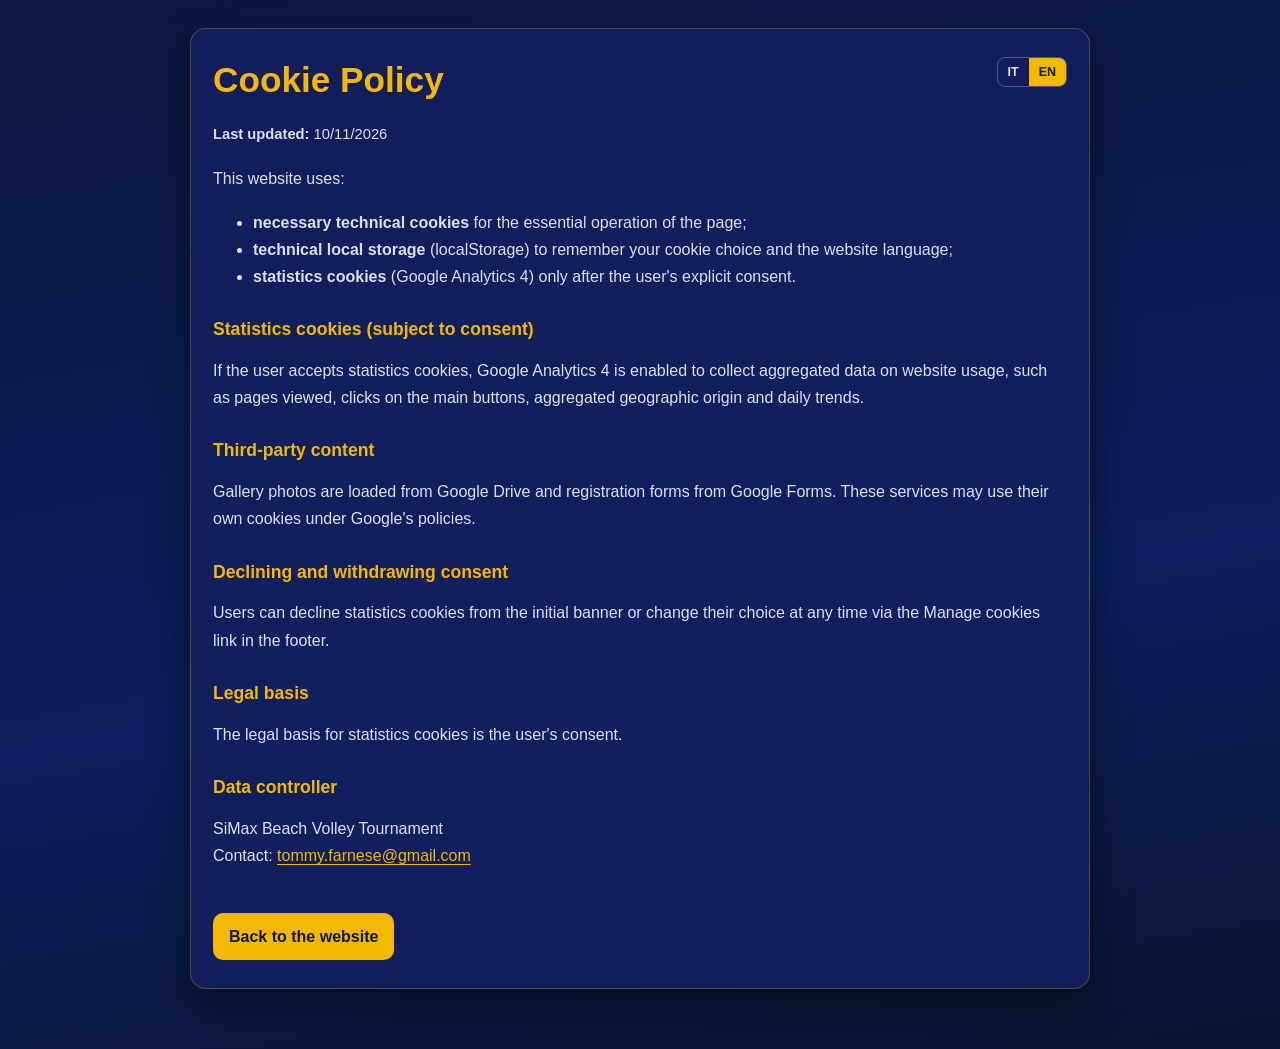
<file: cookie.html>
<!DOCTYPE html>
<html lang="it">
<head>
  <meta charset="UTF-8" />
  <meta name="viewport" content="width=device-width, initial-scale=1.0" />
  <title>Cookie Policy | SiMax Beach Volley Tournament</title>
  <meta name="description" content="Cookie policy del sito SiMax Beach Volley Tournament." />
  <style>
    :root {
      --navy: #0b1740;
      --navy-mid: #152060;
      --gold: #f5b800;
      --text-light: #d9e1f4;
      --white: #ffffff;
    }

    * { box-sizing: border-box; }

    body {
      margin: 0;
      font-family: 'Segoe UI', Tahoma, Geneva, Verdana, sans-serif;
      background: linear-gradient(170deg, #0b1740 0%, #0d1f5e 60%, #091530 100%);
      color: var(--white);
      line-height: 1.7;
      padding: 28px 16px 60px;
    }

    .container {
      max-width: 900px;
      margin: 0 auto;
      background: rgba(21, 32, 96, 0.85);
      border: 1px solid rgba(245,184,0,0.28);
      border-radius: 16px;
      padding: 28px 22px;
      box-shadow: 0 18px 42px rgba(0,0,0,0.45);
    }

    h1, h2 {
      font-family: 'Montserrat', 'Segoe UI', Tahoma, Geneva, Verdana, sans-serif;
      line-height: 1.3;
    }

    h1 {
      margin-top: 0;
      color: var(--gold);
      font-size: clamp(1.6rem, 3.8vw, 2.2rem);
    }

    h2 {
      margin-top: 28px;
      margin-bottom: 8px;
      color: var(--gold);
      font-size: 1.1rem;
    }

    p, li { color: var(--text-light); }

    a {
      color: var(--gold);
      text-underline-offset: 3px;
    }

    .meta {
      margin-top: -4px;
      margin-bottom: 18px;
      font-size: 0.92rem;
    }

    .back {
      display: inline-block;
      margin-top: 28px;
      padding: 10px 16px;
      border-radius: 10px;
      text-decoration: none;
      background: var(--gold);
      color: var(--navy);
      font-weight: 700;
    }

    [hidden] { display: none !important; }

    .lang-switch {
      float: right;
      display: inline-flex;
      border: 1px solid rgba(255,255,255,0.25);
      border-radius: 8px;
      overflow: hidden;
      margin-left: 12px;
    }

    .lang-switch button {
      border: none;
      background: transparent;
      color: var(--text-light);
      font-weight: 700;
      font-size: 0.78rem;
      padding: 7px 10px;
      cursor: pointer;
    }

    .lang-switch button[aria-pressed="true"] { background: var(--gold); color: var(--navy); }
  </style>
</head>
<body>
  <main class="container">
    <div class="lang-switch" role="group" aria-label="Lingua / Language">
      <button type="button" data-lang-switch="it" lang="it">IT</button>
      <button type="button" data-lang-switch="en" lang="en">EN</button>
    </div>

    <div data-lang-block="it" lang="it">
      <h1>Cookie Policy</h1>
      <p class="meta"><strong>Ultimo aggiornamento:</strong> 10/11/2026</p>

      <p>Questo sito utilizza:</p>
      <ul>
        <li><strong>cookie tecnici necessari</strong> per il funzionamento essenziale della pagina;</li>
        <li><strong>memorizzazione locale tecnica</strong> (localStorage) per ricordare la tua scelta sui cookie e la lingua del sito;</li>
        <li><strong>cookie statistici</strong> (Google Analytics 4) solo dopo consenso esplicito dell'utente.</li>
      </ul>

      <h2>Cookie statistici (previo consenso)</h2>
      <p>
        Se l'utente accetta i cookie statistici, viene attivato Google Analytics 4 per raccogliere
        dati aggregati sull'utilizzo del sito, come pagine visualizzate, click sui pulsanti principali,
        provenienza geografica aggregata e trend giornalieri.
      </p>

      <h2>Contenuti di terze parti</h2>
      <p>
        Le foto della sezione Gallery sono caricate da Google Drive e i moduli di iscrizione da Google Forms.
        Questi servizi possono utilizzare cookie propri secondo le policy di Google.
      </p>

      <h2>Rifiuto e revoca</h2>
      <p>
        L'utente può rifiutare i cookie statistici dal banner iniziale oppure modificare in qualsiasi
        momento la scelta tramite il link Gestisci cookie nel footer.
      </p>

      <h2>Base giuridica</h2>
      <p>La base giuridica per i cookie statistici è il consenso dell'utente.</p>

      <h2>Titolare del trattamento</h2>
      <p>
        SiMax Beach Volley Tournament<br />
        Contatto: <a href="mailto:tommy.farnese@gmail.com">tommy.farnese@gmail.com</a>
      </p>

      <a class="back" href="index.html">Torna al sito</a>
    </div>

    <div data-lang-block="en" lang="en" hidden>
      <h1>Cookie Policy</h1>
      <p class="meta"><strong>Last updated:</strong> 10/11/2026</p>

      <p>This website uses:</p>
      <ul>
        <li><strong>necessary technical cookies</strong> for the essential operation of the page;</li>
        <li><strong>technical local storage</strong> (localStorage) to remember your cookie choice and the website language;</li>
        <li><strong>statistics cookies</strong> (Google Analytics 4) only after the user's explicit consent.</li>
      </ul>

      <h2>Statistics cookies (subject to consent)</h2>
      <p>
        If the user accepts statistics cookies, Google Analytics 4 is enabled to collect
        aggregated data on website usage, such as pages viewed, clicks on the main buttons,
        aggregated geographic origin and daily trends.
      </p>

      <h2>Third-party content</h2>
      <p>
        Gallery photos are loaded from Google Drive and registration forms from Google Forms.
        These services may use their own cookies under Google's policies.
      </p>

      <h2>Declining and withdrawing consent</h2>
      <p>
        Users can decline statistics cookies from the initial banner or change their choice at any
        time via the Manage cookies link in the footer.
      </p>

      <h2>Legal basis</h2>
      <p>The legal basis for statistics cookies is the user's consent.</p>

      <h2>Data controller</h2>
      <p>
        SiMax Beach Volley Tournament<br />
        Contact: <a href="mailto:tommy.farnese@gmail.com">tommy.farnese@gmail.com</a>
      </p>

      <a class="back" href="index.html">Back to the website</a>
    </div>
  </main>
  <script src="i18n.js"></script>
</body>
</html>
</file>
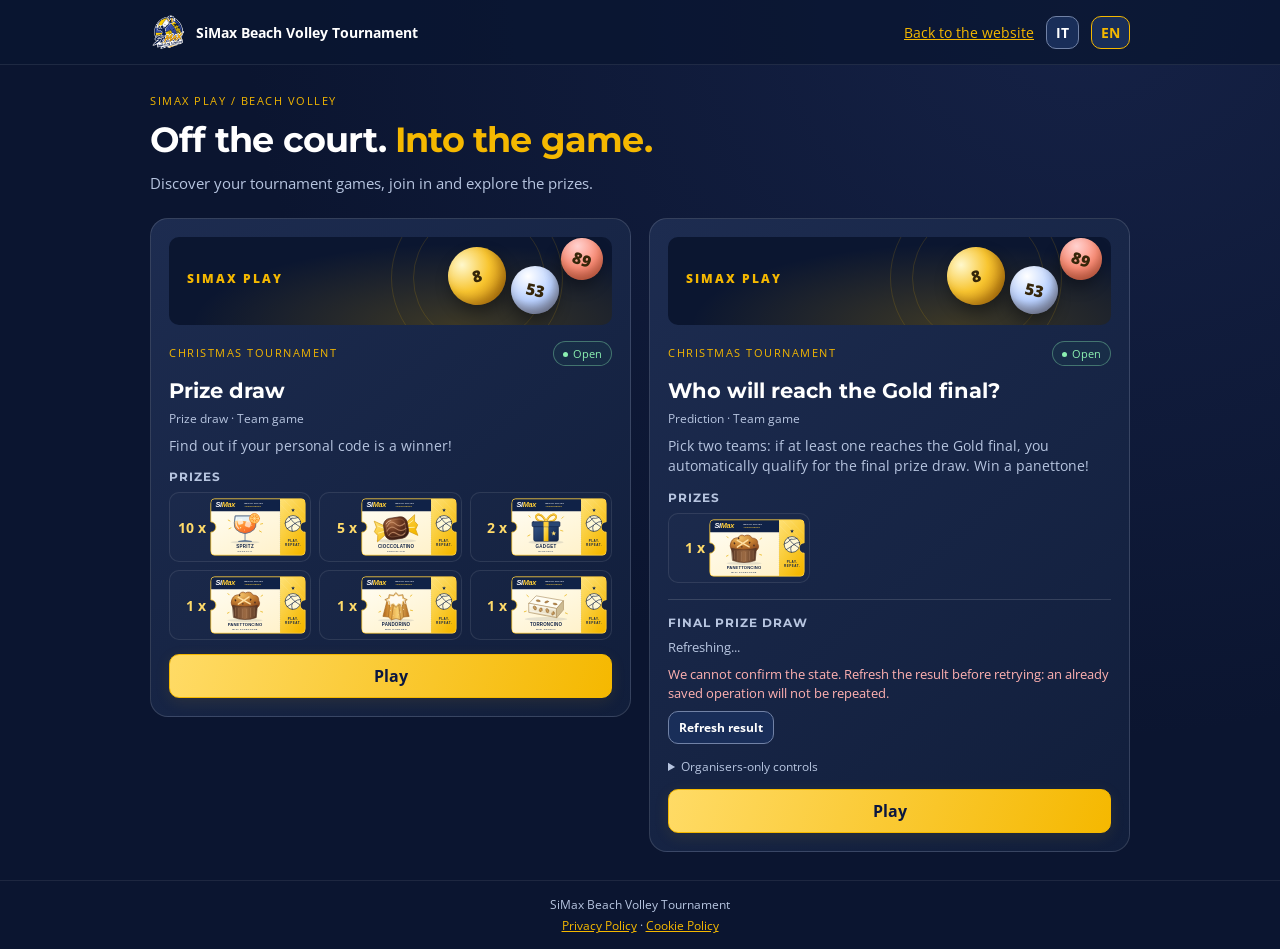
<file: games.html>
<!DOCTYPE html>
<html lang="it">
<head>
  <meta charset="UTF-8" />
  <meta name="viewport" content="width=device-width, initial-scale=1.0" />
  <title>Giochi | SiMax Beach Volley Tournament</title>
  <meta name="description" content="Giochi, pronostici e premi dei tornei SiMax Beach Volley Tournament." />
  <link rel="icon" href="Tornei/logo.png" type="image/png" />
  <link rel="preconnect" href="https://fonts.googleapis.com" />
  <link rel="preconnect" href="https://fonts.gstatic.com" crossorigin />
  <link href="https://fonts.googleapis.com/css2?family=Montserrat:wght@400;600;700;900&family=Open+Sans:wght@400;500;600&display=swap" rel="stylesheet" />
  <link rel="stylesheet" href="games.css" />
</head>
<body>
  <header class="games-header">
    <a class="brand" href="index.html"><img src="Tornei/logo.png" alt="SiMax" width="44" height="44" /><span>SiMax Beach Volley Tournament</span></a>
    <nav aria-label="Navigazione principale">
      <a href="index.html" data-i18n="archive.back">Torna al sito</a>
      <div class="languages" role="group" aria-label="Lingua / Language">
        <button type="button" data-lang-switch="it" lang="it" aria-label="Italiano">IT</button>
        <button type="button" data-lang-switch="en" lang="en" aria-label="English">EN</button>
      </div>
    </nav>
  </header>
  <main>
    <div class="intro">
      <p class="eyebrow">SiMax Play / Beach Volley</p>
      <h1 data-i18n="games.heading">Fuori dal campo. <span>Dentro il gioco.</span></h1>
      <p data-i18n="games.intro">Scopri i giochi del tuo torneo, partecipa e scopri i premi in palio.</p>
    </div>
    <p id="games-status" role="status" aria-live="polite"></p>
    <button id="games-retry" type="button" hidden data-i18n="games.retry">Riprova</button>
    <div class="games-grid" id="games-list"></div>
    <noscript>Abilita JavaScript per visualizzare i giochi. / Enable JavaScript to view games.</noscript>
  </main>
  <dialog id="game-dialog" aria-labelledby="game-title">
    <div class="dialog-top">
      <div><p class="eyebrow" id="game-tournament"></p><h2 id="game-title"></h2></div>
      <button id="game-close" type="button" data-i18n="games.close">Chiudi</button>
    </div>
    <p id="game-description"></p>
    <form id="game-access" class="game-access" novalidate hidden>
      <p id="access-help" data-i18n="games.accessHelp">Inserisci la password comunicata dagli organizzatori durante il torneo.</p>
      <label for="game-password" data-i18n="games.accessLabel">Password del torneo</label>
      <input id="game-password" name="password" type="password" autocomplete="off" autocapitalize="off" spellcheck="false" maxlength="128" aria-describedby="access-help access-error" required />
      <p id="access-error" class="error" role="alert"></p>
      <button type="submit" class="primary" data-i18n="games.accessButton">Accedi al gioco</button>
    </form>
    <a id="game-prediction" class="primary play-link" target="_blank" rel="noopener noreferrer" hidden></a>
    <section id="prediction-panel" hidden>
      <form id="prediction-form" novalidate>
        <label id="prediction-name-label" for="prediction-team-name"></label>
        <input id="prediction-team-name" name="teamName" type="text" maxlength="100" autocomplete="off" autocapitalize="words" spellcheck="false" aria-describedby="prediction-name-help prediction-error" required />
        <p id="prediction-name-help"></p>
        <fieldset aria-describedby="prediction-count prediction-error">
          <legend id="prediction-help"></legend>
          <p id="prediction-count" role="status" aria-live="polite"></p>
          <div id="prediction-teams" class="prediction-teams"></div>
        </fieldset>
        <p id="prediction-error" class="error" role="alert"></p>
        <button id="prediction-submit" class="primary" type="submit"></button>
      </form>
      <p id="prediction-status" role="status" aria-live="polite" tabindex="-1"></p>
    </section>
    <div id="game-workspace" hidden>
    <ol class="draw-steps" aria-label="Come giocare / How to play">
      <li data-step="code"><span>1</span> <span data-i18n="games.stepCode">Inserisci il codice</span></li>
      <li data-step="mix"><span>2</span> <span data-i18n="games.stepMix">Mescola</span></li>
      <li data-step="pick"><span>3</span> <span data-i18n="games.stepPick">Scegli una pallina</span></li>
    </ol>
    <div class="draw-layout">
      <div class="draw-stage">
        <div id="draw-animation" class="draw-animation" aria-hidden="true">
          <div class="machine-glow"></div>
          <div class="lottery-machine">
            <div class="machine-cap"></div>
            <div class="machine-globe">
              <span class="lottery-ball">1</span><span class="lottery-ball">54</span>
              <span class="lottery-ball">21</span><span class="lottery-ball">83</span>
              <span class="lottery-ball">23</span><span class="lottery-ball">35</span>
              <span class="lottery-ball">67</span><span class="lottery-ball">69</span>
              <span class="lottery-ball">7</span><span class="lottery-ball">18</span>
            </div>
            <div class="machine-base"><span>SIMAX PLAY</span><div class="machine-slot"></div></div>
          </div>
        </div>
        <p id="draw-progress" role="status" aria-live="polite"></p>
        <div id="draw-choices" class="draw-choices" hidden>
          <button type="button" class="choice-ball" data-ball="1"><span aria-hidden="true">?</span></button>
          <button type="button" class="choice-ball" data-ball="2"><span aria-hidden="true">?</span></button>
          <button type="button" class="choice-ball" data-ball="3"><span aria-hidden="true">?</span></button>
        </div>
        <section id="game-result" class="result" aria-live="polite" aria-atomic="true" tabindex="-1" hidden></section>
      </div>
      <div class="draw-controls">
        <div class="prize-preview">
          <h3 data-i18n="games.prizes">Premi in palio</h3>
          <div class="prizes" id="game-prizes"></div>
        </div>
        <form id="game-form" novalidate>
          <label id="code-label" for="game-code"></label>
          <input id="game-code" name="code" type="text" maxlength="80" autocomplete="off" autocapitalize="characters" spellcheck="false" aria-describedby="code-error" required />
          <p id="code-error" class="error" role="alert"></p>
          <button id="game-submit" class="primary" type="submit" data-i18n="games.reveal">Mescola le palline</button>
        </form>
      </div>
    </div>
    </div>
  </dialog>
  <template id="final-draw-template">
    <section class="final-draw">
      <h3 data-final-text="title"></h3>
      <p data-final-status role="status" aria-live="polite" tabindex="-1"></p>
      <p data-final-error class="error" role="alert" tabindex="-1"></p>
      <p data-final-finalists hidden></p>
      <div data-final-roster hidden>
        <h4 data-final-text="roster"></h4>
        <ul data-final-list></ul>
        <p data-final-empty data-final-text="noEligible" hidden></p>
      </div>
      <div data-final-winner class="final-draw-winner" role="status" aria-live="polite" tabindex="-1" hidden>
        <p data-final-text="winner"></p>
        <strong data-final-winner-name></strong>
      </div>
      <button type="button" data-final-refresh></button>
      <details data-final-admin class="final-draw-admin">
        <summary data-final-text="admin"></summary>
        <form novalidate>
          <div data-final-selectors class="final-draw-selectors">
            <label><span data-final-text="first"></span><select name="first" required></select></label>
            <label><span data-final-text="second"></span><select name="second" required></select></label>
          </div>
          <label><span data-final-text="password"></span><input name="password" type="password" autocomplete="off" maxlength="128" required /></label>
          <p data-final-help></p>
          <button type="submit" class="primary" data-final-submit></button>
        </form>
      </details>
    </section>
  </template>
  <footer>
    <p>SiMax Beach Volley Tournament</p>
    <a href="privacy.html">Privacy Policy</a> &middot; <a href="cookie.html">Cookie Policy</a>
  </footer>
  <script src="i18n.js"></script>
  <script src="final-draw.js"></script>
  <script src="games.js"></script>
</body>
</html>
</file>
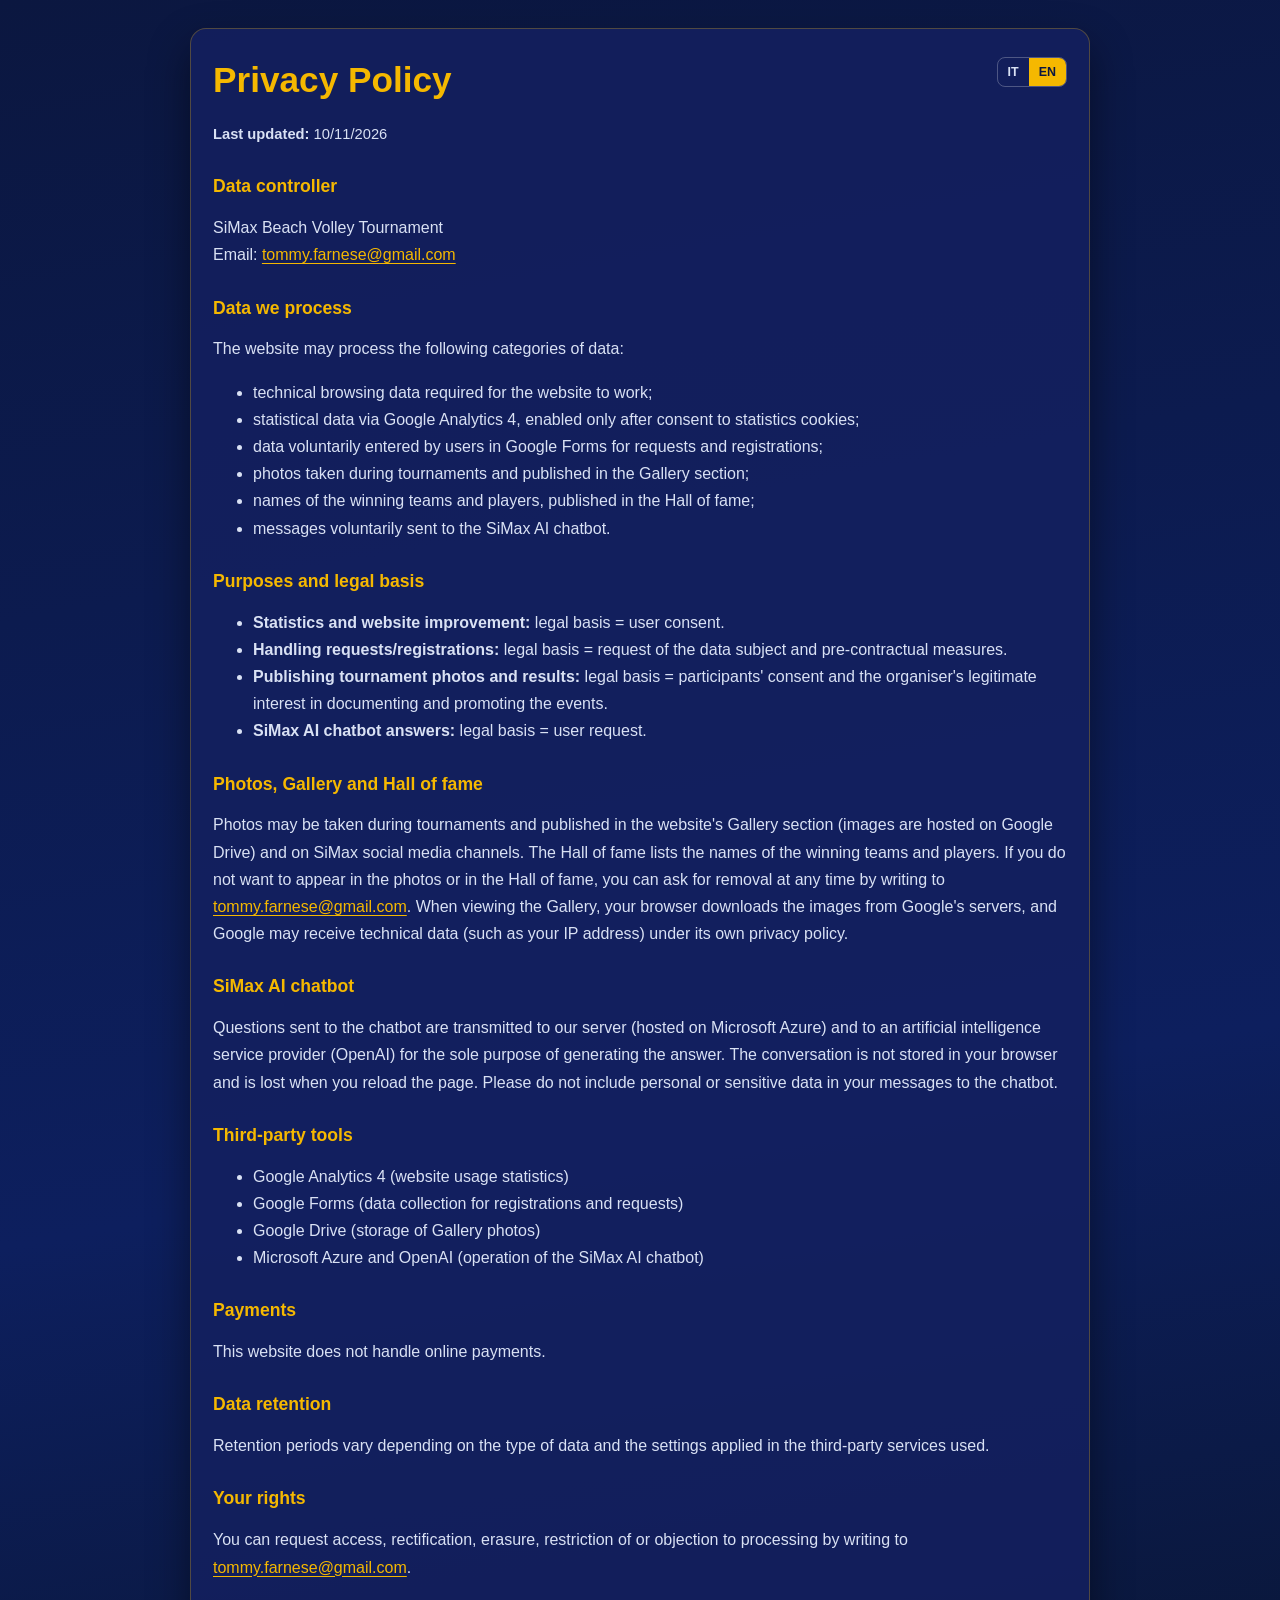
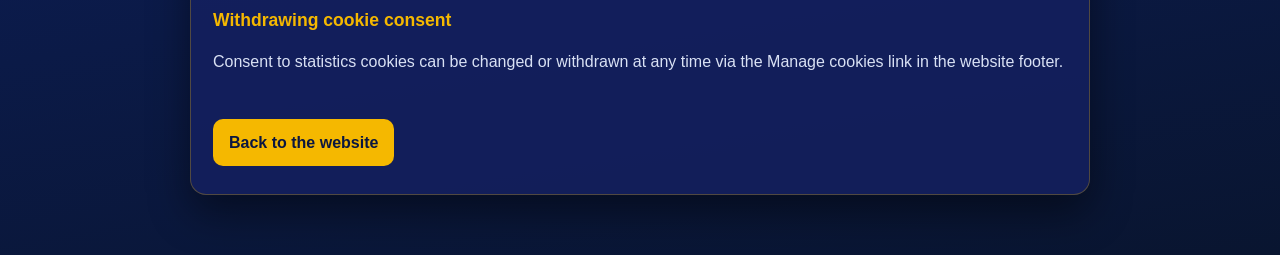
<file: privacy.html>
<!DOCTYPE html>
<html lang="it">
<head>
  <meta charset="UTF-8" />
  <meta name="viewport" content="width=device-width, initial-scale=1.0" />
  <title>Privacy Policy | SiMax Beach Volley Tournament</title>
  <meta name="description" content="Informativa privacy del sito SiMax Beach Volley Tournament." />
  <style>
    :root {
      --navy: #0b1740;
      --navy-mid: #152060;
      --gold: #f5b800;
      --text-light: #d9e1f4;
      --white: #ffffff;
    }

    * { box-sizing: border-box; }

    body {
      margin: 0;
      font-family: 'Segoe UI', Tahoma, Geneva, Verdana, sans-serif;
      background: linear-gradient(170deg, #0b1740 0%, #0d1f5e 60%, #091530 100%);
      color: var(--white);
      line-height: 1.7;
      padding: 28px 16px 60px;
    }

    .container {
      max-width: 900px;
      margin: 0 auto;
      background: rgba(21, 32, 96, 0.85);
      border: 1px solid rgba(245,184,0,0.28);
      border-radius: 16px;
      padding: 28px 22px;
      box-shadow: 0 18px 42px rgba(0,0,0,0.45);
    }

    h1, h2 {
      font-family: 'Montserrat', 'Segoe UI', Tahoma, Geneva, Verdana, sans-serif;
      line-height: 1.3;
    }

    h1 {
      margin-top: 0;
      color: var(--gold);
      font-size: clamp(1.6rem, 3.8vw, 2.2rem);
    }

    h2 {
      margin-top: 28px;
      margin-bottom: 8px;
      color: var(--gold);
      font-size: 1.1rem;
    }

    p, li { color: var(--text-light); }

    a {
      color: var(--gold);
      text-underline-offset: 3px;
    }

    .meta {
      margin-top: -4px;
      margin-bottom: 18px;
      font-size: 0.92rem;
    }

    .back {
      display: inline-block;
      margin-top: 28px;
      padding: 10px 16px;
      border-radius: 10px;
      text-decoration: none;
      background: var(--gold);
      color: var(--navy);
      font-weight: 700;
    }

    [hidden] { display: none !important; }

    .lang-switch {
      float: right;
      display: inline-flex;
      border: 1px solid rgba(255,255,255,0.25);
      border-radius: 8px;
      overflow: hidden;
      margin-left: 12px;
    }

    .lang-switch button {
      border: none;
      background: transparent;
      color: var(--text-light);
      font-weight: 700;
      font-size: 0.78rem;
      padding: 7px 10px;
      cursor: pointer;
    }

    .lang-switch button[aria-pressed="true"] { background: var(--gold); color: var(--navy); }
  </style>
</head>
<body>
  <main class="container">
    <div class="lang-switch" role="group" aria-label="Lingua / Language">
      <button type="button" data-lang-switch="it" lang="it">IT</button>
      <button type="button" data-lang-switch="en" lang="en">EN</button>
    </div>

    <div data-lang-block="it" lang="it">
      <h1>Privacy Policy</h1>
      <p class="meta"><strong>Ultimo aggiornamento:</strong> 10/11/2026</p>

      <h2>Titolare del trattamento</h2>
      <p>
        SiMax Beach Volley Tournament<br />
        Email: <a href="mailto:tommy.farnese@gmail.com">tommy.farnese@gmail.com</a>
      </p>

      <h2>Dati trattati</h2>
      <p>Il sito può trattare le seguenti categorie di dati:</p>
      <ul>
        <li>dati tecnici di navigazione necessari al funzionamento del sito;</li>
        <li>dati statistici tramite Google Analytics 4, attivato solo dopo consenso ai cookie statistici;</li>
        <li>dati inseriti volontariamente dall'utente nei moduli Google Forms per richieste e iscrizioni;</li>
        <li>fotografie scattate durante i tornei e pubblicate nella sezione Gallery;</li>
        <li>nomi delle squadre e dei partecipanti premiati, pubblicati nell'Albo d'oro;</li>
        <li>messaggi inviati volontariamente al chatbot SiMax AI.</li>
      </ul>

      <h2>Finalità e base giuridica</h2>
      <ul>
        <li><strong>Statistiche e miglioramento del sito:</strong> base giuridica = consenso dell'utente.</li>
        <li><strong>Gestione richieste/iscrizioni:</strong> base giuridica = richiesta dell'interessato e misure precontrattuali.</li>
        <li><strong>Pubblicazione di foto e risultati dei tornei:</strong> base giuridica = consenso dei partecipanti e legittimo interesse dell'organizzazione a documentare e promuovere gli eventi.</li>
        <li><strong>Risposte del chatbot SiMax AI:</strong> base giuridica = richiesta dell'utente.</li>
      </ul>

      <h2>Foto, Gallery e Albo d'oro</h2>
      <p>
        Durante i tornei possono essere scattate fotografie che vengono pubblicate nella sezione Gallery del sito
        (le immagini sono ospitate su Google Drive) e sui canali social di SiMax. Nell'Albo d'oro vengono pubblicati
        i nomi delle squadre e dei giocatori premiati.
        Chi non desidera comparire nelle foto o nell'Albo d'oro può chiederne in qualsiasi momento la rimozione scrivendo a
        <a href="mailto:tommy.farnese@gmail.com">tommy.farnese@gmail.com</a>.
        Visualizzando la Gallery, il browser scarica le immagini dai server di Google, che può ricevere dati tecnici
        (ad esempio l'indirizzo IP) secondo la propria informativa privacy.
      </p>

      <h2>Chatbot SiMax AI</h2>
      <p>
        Le domande inviate al chatbot vengono trasmesse al nostro server (ospitato su Microsoft Azure) e a un fornitore
        di servizi di intelligenza artificiale (OpenAI) al solo scopo di generare la risposta.
        La conversazione non viene salvata nel browser e si perde ricaricando la pagina.
        Ti chiediamo di non inserire dati personali o sensibili nei messaggi al chatbot.
      </p>

      <h2>Strumenti terzi utilizzati</h2>
      <ul>
        <li>Google Analytics 4 (statistiche di utilizzo del sito)</li>
        <li>Google Forms (raccolta dati per iscrizioni e richieste)</li>
        <li>Google Drive (archiviazione delle foto della Gallery)</li>
        <li>Microsoft Azure e OpenAI (funzionamento del chatbot SiMax AI)</li>
      </ul>

      <h2>Pagamenti</h2>
      <p>Questo sito non gestisce pagamenti online.</p>

      <h2>Conservazione dei dati</h2>
      <p>
        I tempi di conservazione variano in base alla tipologia di dato e alle impostazioni applicate
        nei servizi terzi utilizzati.
      </p>

      <h2>Diritti dell'interessato</h2>
      <p>
        L'utente può richiedere accesso, rettifica, cancellazione, limitazione o opposizione al trattamento
        scrivendo a <a href="mailto:tommy.farnese@gmail.com">tommy.farnese@gmail.com</a>.
      </p>

      <h2>Revoca consenso cookie</h2>
      <p>
        Il consenso ai cookie statistici può essere modificato o revocato in ogni momento
        tramite il link Gestisci cookie presente nel footer del sito.
      </p>

      <a class="back" href="index.html">Torna al sito</a>
    </div>

    <div data-lang-block="en" lang="en" hidden>
      <h1>Privacy Policy</h1>
      <p class="meta"><strong>Last updated:</strong> 10/11/2026</p>

      <h2>Data controller</h2>
      <p>
        SiMax Beach Volley Tournament<br />
        Email: <a href="mailto:tommy.farnese@gmail.com">tommy.farnese@gmail.com</a>
      </p>

      <h2>Data we process</h2>
      <p>The website may process the following categories of data:</p>
      <ul>
        <li>technical browsing data required for the website to work;</li>
        <li>statistical data via Google Analytics 4, enabled only after consent to statistics cookies;</li>
        <li>data voluntarily entered by users in Google Forms for requests and registrations;</li>
        <li>photos taken during tournaments and published in the Gallery section;</li>
        <li>names of the winning teams and players, published in the Hall of fame;</li>
        <li>messages voluntarily sent to the SiMax AI chatbot.</li>
      </ul>

      <h2>Purposes and legal basis</h2>
      <ul>
        <li><strong>Statistics and website improvement:</strong> legal basis = user consent.</li>
        <li><strong>Handling requests/registrations:</strong> legal basis = request of the data subject and pre-contractual measures.</li>
        <li><strong>Publishing tournament photos and results:</strong> legal basis = participants' consent and the organiser's legitimate interest in documenting and promoting the events.</li>
        <li><strong>SiMax AI chatbot answers:</strong> legal basis = user request.</li>
      </ul>

      <h2>Photos, Gallery and Hall of fame</h2>
      <p>
        Photos may be taken during tournaments and published in the website's Gallery section
        (images are hosted on Google Drive) and on SiMax social media channels. The Hall of fame lists
        the names of the winning teams and players.
        If you do not want to appear in the photos or in the Hall of fame, you can ask for removal at any time by writing to
        <a href="mailto:tommy.farnese@gmail.com">tommy.farnese@gmail.com</a>.
        When viewing the Gallery, your browser downloads the images from Google's servers, and Google may receive technical data
        (such as your IP address) under its own privacy policy.
      </p>

      <h2>SiMax AI chatbot</h2>
      <p>
        Questions sent to the chatbot are transmitted to our server (hosted on Microsoft Azure) and to an artificial
        intelligence service provider (OpenAI) for the sole purpose of generating the answer.
        The conversation is not stored in your browser and is lost when you reload the page.
        Please do not include personal or sensitive data in your messages to the chatbot.
      </p>

      <h2>Third-party tools</h2>
      <ul>
        <li>Google Analytics 4 (website usage statistics)</li>
        <li>Google Forms (data collection for registrations and requests)</li>
        <li>Google Drive (storage of Gallery photos)</li>
        <li>Microsoft Azure and OpenAI (operation of the SiMax AI chatbot)</li>
      </ul>

      <h2>Payments</h2>
      <p>This website does not handle online payments.</p>

      <h2>Data retention</h2>
      <p>
        Retention periods vary depending on the type of data and the settings applied
        in the third-party services used.
      </p>

      <h2>Your rights</h2>
      <p>
        You can request access, rectification, erasure, restriction of or objection to processing
        by writing to <a href="mailto:tommy.farnese@gmail.com">tommy.farnese@gmail.com</a>.
      </p>

      <h2>Withdrawing cookie consent</h2>
      <p>
        Consent to statistics cookies can be changed or withdrawn at any time
        via the Manage cookies link in the website footer.
      </p>

      <a class="back" href="index.html">Back to the website</a>
    </div>
  </main>
  <script src="i18n.js"></script>
</body>
</html>
</file>
<file: games.css>
:root { color-scheme: dark; --navy: #0b1740; --gold: #f5b800; --muted: #b7c5e0; }
* { box-sizing: border-box; }
[hidden] { display: none !important; }
body { margin: 0; background: radial-gradient(ellipse at 85% 0, #26366a60, transparent 55%), #0b1530; color: #fff; font-family: 'Open Sans', sans-serif; min-height: 100vh; }
a { color: var(--gold); }
button, input { font: inherit; }
button, .play-link { cursor: pointer; border: 1px solid #7182a6; border-radius: 10px; padding: 10px 16px; background: #192e59; color: #fff; font-weight: 700; }
button:disabled { cursor: default; opacity: .65; }
:focus-visible { outline: 3px solid var(--gold); outline-offset: 4px; }
.primary { background: linear-gradient(110deg, #ffdb66, var(--gold)); color: var(--navy); border-color: var(--gold); box-shadow: 0 4px 16px #f5b80018; }
.primary:not(:disabled):hover { filter: brightness(1.12); }
.games-header { display: flex; justify-content: space-between; align-items: center; flex-wrap: wrap; gap: 12px; padding: 14px max(24px, calc((100% - 980px) / 2)); border-bottom: 1px solid #ffffff16; background: #091530bb; }
.brand { display: flex; align-items: center; gap: 10px; color: #fff; text-decoration: none; font-weight: 700; font-size: .9rem; }
.brand img { object-fit: contain; width: 36px; height: 36px; }
.games-header nav, .languages { display: flex; align-items: center; gap: 12px; font-size: .85rem; }
.languages button { padding: 6px 9px; }
.languages [aria-pressed="true"] { border-color: var(--gold); color: var(--gold); }
main { max-width: 1028px; margin: auto; padding: 28px 24px; }
.intro { margin-bottom: 24px; }
h1, h2, h3, h4 { font-family: 'Montserrat', sans-serif; overflow-wrap: anywhere; }
h1 { font-size: clamp(1.65rem, 3.2vw, 2.2rem); line-height: 1.2; margin: 10px 0; letter-spacing: -.8px; }
h1 span { color: var(--gold); }
.intro > p:last-child { margin: 0; font-size: .92rem; }
.intro p, .game-card p, #game-description, .prize p { color: var(--muted); line-height: 1.5; }
.eyebrow { color: var(--gold) !important; font-size: .68rem; letter-spacing: 1.5px; text-transform: uppercase; margin: 0; }
#games-status:empty { display: none; }
.games-grid { display: grid; grid-template-columns: repeat(auto-fill, minmax(min(100%, 380px), 1fr)); gap: 18px; align-items: start; }
.game-card { display: flex; flex-direction: column; background: linear-gradient(140deg, #1d2c50, #111e3b); border: 1px solid #ffffff22; border-radius: 18px; padding: 18px; overflow: hidden; min-width: 0; }
.game-card > img { width: 100%; height: 112px; object-fit: cover; border-radius: 10px; margin-bottom: 14px; }
.game-art { position: relative; height: 88px; border-radius: 10px; overflow: hidden; margin-bottom: 16px; background: radial-gradient(ellipse at 65% 100%, #f5b80035, transparent 65%), #0b1630; }
.game-art::before, .game-art::after { content: ''; position: absolute; width: 130px; height: 130px; border: 1px solid #f5b80025; border-radius: 50%; left: 55%; top: -25px; }
.game-art::after { width: 170px; height: 170px; left: 50%; top: -45px; }
.art-label { position: absolute; left: 18px; top: 33px; color: var(--gold); font-size: .75rem; font-weight: 900; letter-spacing: 2px; }
.art-ball { position: absolute; display: grid; place-items: center; border-radius: 50%; width: 58px; height: 58px; right: 24%; top: 10px; color: #35260a; background: radial-gradient(circle at 30% 25%, #fff8cc, #f8c530 45%, #af6700); box-shadow: inset -4px -6px 10px #48260045, 0 8px 15px #0005; font-weight: 900; transform: rotate(-15deg); }
.art-ball:nth-last-child(2) { right: 12%; top: 29px; width: 48px; height: 48px; background: radial-gradient(circle at 30% 25%, #fff, #b9d1ff 50%, #526591); transform: rotate(12deg); }
.art-ball:last-child { right: 2%; top: 1px; width: 42px; height: 42px; background: radial-gradient(circle at 30% 25%, #ffd1cf, #fb8e78 50%, #c34a39); transform: rotate(20deg); }
.card-meta { display: flex; align-items: center; justify-content: space-between; gap: 12px; }
.game-card h2 { font-size: 1.3rem; line-height: 1.25; margin: 12px 0 6px; }
.game-card .game-kind { font-size: .75rem; margin: 0 0 8px; }
.game-card .game-description { font-size: .86rem; margin: 0 0 14px; }
.game-card h3, .prize-preview h3 { font-size: .73rem; letter-spacing: 1px; text-transform: uppercase; margin: 0 0 8px; color: var(--muted); }
.game-card > button:last-child, .game-card > .play-link { width: 100%; text-align: center; margin-top: 14px; }
.game-card .play-link { display: inline-block; text-decoration: none; font-size: .86rem; }
.badge { border-radius: 20px; border: 1px solid #ffffff40; padding: 4px 9px; font-size: .68rem; white-space: nowrap; }
.badge.open { color: #8bf0b1; border-color: #8bf0b160; background: #46d5860c; }
.badge.open::before { content: ''; display: inline-block; width: 5px; height: 5px; margin-right: 5px; background: #8bf0b1; border-radius: 50%; vertical-align: middle; }
.notice { margin-top: 20px; padding: 12px 14px; border-left: 2px solid #f5b80075; background: #ffffff04; color: var(--muted); line-height: 1.5; font-size: .74rem; }
dialog { background: #101e3b; color: #fff; border: 1px solid #5a709980; border-radius: 20px; width: min(800px, calc(100% - 24px)); max-height: 94dvh; padding: 22px; overflow-y: auto; box-shadow: 0 30px 100px #0008; }
dialog::backdrop { background: #020817df; backdrop-filter: blur(5px); }
body:has(dialog[open]) { overflow: hidden; }
.dialog-top { display: flex; justify-content: space-between; align-items: flex-start; gap: 12px; }
.dialog-top h2 { font-size: 1.3rem; margin: 7px 0 0; }
.dialog-top button { padding: 7px 11px; font-size: .76rem; flex-shrink: 0; }
.access-locked { width: min(440px, calc(100% - 24px)); }
.game-access { padding-top: 6px; }
.game-access > p:first-child { color: var(--muted); font-size: .85rem; line-height: 1.5; margin: 0 0 18px; }
.game-access label { display: block; font-size: .85rem; font-weight: 700; margin-bottom: 8px; }
#game-password { width: 100%; padding: 12px; font-size: 1rem; border: 1px solid #697eab; border-radius: 10px; background: #091530; color: #fff; }
.game-access .primary { width: 100%; margin-top: 12px; }
#game-prediction { display: inline-block; text-decoration: none; }
#prediction-form > label { display: block; font-size: .85rem; font-weight: 700; margin-bottom: 8px; }
#prediction-team-name { width: 100%; padding: 12px; border: 1px solid #697eab; border-radius: 10px; background: #091530; color: #fff; }
#prediction-name-help { color: var(--muted); font-size: .76rem; margin: 8px 0; line-height: 1.5; }
#prediction-form fieldset { min-width: 0; border: 0; padding: 0; margin: 20px 0 16px; }
#prediction-help { font-weight: 700; font-size: .9rem; }
#prediction-count { margin: 6px 0 12px; color: var(--gold); font-size: .8rem; }
.prediction-teams { display: grid; grid-template-columns: repeat(auto-fit, minmax(min(100%, 220px), 1fr)); gap: 10px; }
.prediction-team { display: flex; align-items: center; gap: 10px; min-height: 54px; padding: 12px; border: 1px solid #697eab; border-radius: 10px; background: #091530; cursor: pointer; overflow-wrap: anywhere; font-size: .85rem; }
.prediction-team input { width: 19px; height: 19px; flex-shrink: 0; margin: 0; accent-color: var(--gold); }
.prediction-team.chosen { background: #f5b80018; border-color: var(--gold); color: #ffdb6a; }
.prediction-team:has(input:disabled):not(.chosen) { opacity: .6; cursor: default; }
#prediction-submit { width: 100%; }
#prediction-status { color: var(--muted); font-size: .85rem; line-height: 1.5; }
#prediction-status:empty { display: none; }
#prediction-status.prediction-saved { color: #8bf0b1; padding: 12px; background: #46d5860c; border: 1px solid #8bf0b160; border-radius: 10px; }
.final-draw { margin-top: 16px; padding-top: 16px; border-top: 1px solid #ffffff24; }
.final-draw p { font-size: .8rem; margin: 8px 0; }
.final-draw .error { color: #ffb1b1; }
.final-draw h4 { font-size: .82rem; margin: 14px 0 8px; }
.final-draw ul { list-style: none; padding: 0; margin: 0 0 12px; max-height: 240px; overflow-y: auto; }
.final-draw li { display: flex; justify-content: space-between; gap: 12px; padding: 8px; border-bottom: 1px solid #ffffff12; font-size: .8rem; overflow-wrap: anywhere; }
.final-draw small { color: var(--muted); font-variant-numeric: tabular-nums; }
.final-draw li.final-draw-won { color: var(--gold); background: #f5b80012; }
.final-draw-winner { text-align: center; padding: 18px 12px; margin: 14px 0; border: 1px solid var(--gold); border-radius: 12px; background: radial-gradient(ellipse at 50% 0, #f5b80030, transparent), #091530; animation: ball-arrive .6s both; }
.final-draw-winner p { text-transform: uppercase; letter-spacing: 1px; color: var(--gold); }
.final-draw-winner strong { display: block; font-size: 1.4rem; overflow-wrap: anywhere; }
.final-draw-winner small { display: block; margin-top: 6px; }
[data-final-refresh] { font-size: .75rem; padding: 7px 10px; }
.final-draw-admin { margin-top: 14px; font-size: .78rem; }
.final-draw-admin summary { cursor: pointer; color: var(--muted); }
.final-draw-admin label { display: block; margin: 12px 0 0; }
.final-draw-admin label span { display: block; margin-bottom: 6px; }
.final-draw-admin select, .final-draw-admin input { display: block; min-width: 0; width: 100%; padding: 10px; border: 1px solid #697eab; border-radius: 8px; background: #091530; color: #fff; font: inherit; }
.final-draw-admin .primary { width: 100%; font-size: .8rem; }
.final-draw-selectors { display: grid; grid-template-columns: repeat(auto-fit, minmax(min(100%, 170px), 1fr)); gap: 0 10px; }
#game-description { margin: 10px 0 14px; font-size: .85rem; }
.draw-steps { display: flex; justify-content: space-between; gap: 8px; padding: 10px 0 14px; margin: 0; list-style: none; border-top: 1px solid #ffffff12; color: #a7b6d2; font-size: .72rem; }
.draw-steps li { display: flex; align-items: center; gap: 6px; }
.draw-steps li > span:first-child { display: grid; place-items: center; width: 22px; height: 22px; flex-shrink: 0; border: 1px solid #5c6e90; border-radius: 50%; font-weight: 700; }
.draw-steps .active { color: #ffda6d; }
.draw-steps .active > span:first-child { background: var(--gold); color: var(--navy); border-color: var(--gold); }
.draw-layout { display: grid; grid-template-columns: 1fr 1fr; gap: 22px; align-items: center; }
.draw-stage { position: relative; display: flex; flex-direction: column; align-items: center; justify-content: center; min-height: 340px; padding: 16px 12px; border: 1px solid #ffffff15; border-radius: 16px; background: radial-gradient(ellipse at 50% 45%, #34558c55, transparent 75%), #0a142d; overflow: hidden; }
.draw-animation { position: relative; display: grid; place-items: center; width: 100%; height: 238px; }
.machine-glow { position: absolute; width: 180px; height: 180px; border-radius: 50%; box-shadow: 0 0 55px #f5b80018; }
.lottery-machine { position: absolute; top: 50%; left: 50%; width: 190px; height: 231px; margin: -116px 0 0 -95px; }
.machine-cap { position: relative; width: 70px; height: 12px; margin: auto auto -5px; z-index: 2; background: linear-gradient(#fff0ac, #d79b10); border-radius: 8px 8px 2px 2px; box-shadow: 0 2px 6px #0005; }
.machine-globe { position: relative; width: 190px; height: 180px; overflow: hidden; border-radius: 48%; border: 3px solid #b5d8ff80; background: radial-gradient(ellipse at 30% 20%, #ffffff24, #7aafe50a 45%, #09132845); box-shadow: inset 6px 0 16px #a5dbff18, inset -5px -5px 16px #0005, 0 0 0 5px #ffffff04; }
.machine-globe::after { content: ''; position: absolute; left: 18px; top: 15px; width: 20px; height: 68px; border-radius: 50%; transform: rotate(32deg); background: linear-gradient(#ffffff50, #ffffff00); pointer-events: none; }
.lottery-ball { position: absolute; display: grid; place-items: center; bottom: var(--y); left: var(--x); width: 39px; height: 39px; border-radius: 50%; background: radial-gradient(circle at 30% 25%, #fff6cf, #f7c332 50%, #bd7906); box-shadow: inset -3px -4px 6px #6b380060, 1px 4px 6px #0004; color: #49320b; font-size: .8rem; font-weight: 900; }
.lottery-ball:nth-child(3n) { background: radial-gradient(circle at 30% 25%, #fff, #afc8f4 50%, #687ba4); color: #152447; }
.lottery-ball:nth-child(4n) { background: radial-gradient(circle at 30% 25%, #ffd8cf, #f5927d 50%, #b24b44); color: #521d1d; }
.lottery-ball:nth-child(1) { --x: 13%; --y: 10%; --dx: 68px; --dy: -81px; --delay: -.3s; }
.lottery-ball:nth-child(2) { --x: 35%; --y: 5%; --dx: -40px; --dy: -112px; --delay: -.6s; }
.lottery-ball:nth-child(3) { --x: 58%; --y: 10%; --dx: -82px; --dy: -48px; --delay: -.1s; }
.lottery-ball:nth-child(4) { --x: 4%; --y: 30%; --dx: 99px; --dy: -40px; --delay: -.8s; }
.lottery-ball:nth-child(5) { --x: 26%; --y: 28%; --dx: 49px; --dy: -65px; --delay: -.2s; }
.lottery-ball:nth-child(6) { --x: 49%; --y: 32%; --dx: -73px; --dy: -44px; --delay: -.5s; }
.lottery-ball:nth-child(7) { --x: 73%; --y: 28%; --dx: -92px; --dy: -31px; --delay: -.7s; }
.lottery-ball:nth-child(8) { --x: 14%; --y: 51%; --dx: 85px; --dy: 41px; --delay: -.4s; }
.lottery-ball:nth-child(9) { --x: 37%; --y: 53%; --dx: 35px; --dy: 35px; --delay: -.9s; }
.lottery-ball:nth-child(10) { --x: 60%; --y: 50%; --dx: -61px; --dy: 57px; --delay: -.15s; }
.machine-base { position: relative; z-index: 2; margin: -7px auto 0; height: 46px; width: 154px; border-radius: 12px 12px 15px 15px; background: linear-gradient(110deg, #f7d367, #dca015 60%, #9e6d11); border: 1px solid #ffe39490; text-align: center; box-shadow: 0 10px 18px #0006; }
.machine-base > span { display: block; color: #49330e; font-weight: 900; letter-spacing: 2px; font-size: .55rem; margin: 7px 0 4px; }
.machine-slot { background: #0b142d; border: 2px solid #a87c1c; border-radius: 12px; width: 62px; height: 12px; margin: auto; }
[data-draw-state="mixing"] .lottery-ball { animation: ball-tumble .68s var(--delay) ease-in-out infinite alternate; }
[data-draw-state="mixing"] .lottery-machine { animation: machine-rumble .15s ease-in-out infinite alternate; }
[data-draw-state="mixing"] .machine-glow { box-shadow: 0 0 65px #f5b80045; }
[data-draw-state="choosing"] .draw-animation { height: 190px; }
[data-draw-state="choosing"] .lottery-machine { transform: scale(.8); }
#draw-progress { text-align: center; color: #ffdb6a; font-size: .86rem; font-weight: 700; line-height: 1.4; margin: 10px 0 0; }
.draw-choices { display: flex; justify-content: center; gap: 16px; padding: 20px 8px 5px; }
.choice-ball { display: grid; place-items: center; width: 58px; height: 58px; padding: 0; border-radius: 50%; border: 2px solid #ffebac; color: #49320b; background: radial-gradient(circle at 30% 25%, #fff9d8, #f5c13a 55%, #c18014); box-shadow: 0 7px 18px #0005, 0 0 20px #f5b80020; font-size: 1.6rem; transition: transform .18s, box-shadow .18s; animation: ball-arrive .4s backwards; }
.choice-ball:nth-child(2) { animation-delay: .08s; }
.choice-ball:nth-child(3) { animation-delay: .16s; }
.choice-ball:hover { transform: translateY(-7px) scale(1.08); box-shadow: 0 10px 25px #f5b80055; }
.draw-controls { min-width: 0; }
.prizes { display: grid; gap: 8px; }
.prize { display: grid; grid-template-columns: auto 1fr; align-items: center; column-gap: 12px; border: 1px solid #ffffff18; background: #ffffff03; padding: 10px; border-radius: 10px; overflow-wrap: anywhere; }
.prize img { grid-row: span 2; width: 96px; height: 60px; object-fit: contain; border-radius: 7px; }
.prize h4, .prize p { grid-column: 2; margin: 0; }
.prize:not(:has(img)) h4, .prize:not(:has(img)) p { grid-column: 1 / -1; }
.prize h4 { font-size: .8rem; line-height: 1.4; }
.prize p { font-size: .74rem; margin-top: 3px; }
.prizes > p { font-size: .8rem; margin: 0; color: var(--muted); }
.prizes-compact { display: grid; grid-template-columns: repeat(auto-fill, minmax(140px, 1fr)); align-items: stretch; gap: 8px; }
.prize-compact { display: flex; gap: 4px; padding: 4px; }
.prize-compact img, .prize-placeholder { flex-shrink: 0; }
.prize-count { flex: 1; min-width: 0; text-align: right; font-variant-numeric: tabular-nums; color: #ffdb6a; font-size: .85rem; font-weight: 700; white-space: nowrap; }
.prize-placeholder { display: grid; place-items: center; width: 96px; height: 60px; color: var(--gold); background: #ffffff08; border-radius: 7px; font-size: 1.5rem; }
.prize-preview { margin-bottom: 20px; }
#game-form label { display: block; font-size: .8rem; margin-bottom: 8px; font-weight: 700; }
#game-code { width: 100%; min-width: 0; border: 1px solid #697eab; border-radius: 10px; background: #091530; color: #fff; padding: 12px; font-size: 1rem; text-transform: uppercase; letter-spacing: 1px; }
#game-code:disabled { opacity: .65; }
#game-submit { width: 100%; }
.error { color: #ffb1b1; font-size: .76rem; margin: 8px 0; }
.error:empty { display: none; }
#game-form .primary { margin-top: 10px; }
.stage-disclaimer { color: #a6b5d0; font-size: .68rem; line-height: 1.5; margin: 12px 0 0; }
.result { position: relative; width: 100%; padding: 8px; text-align: center; }
.result:focus-visible { outline: 1px solid #ffdb6a80; outline-offset: 3px; border-radius: 12px; }
.result h3 { font-size: 1.55rem; margin: 8px 0 14px; }
.result > p { color: var(--muted); font-size: .75rem; line-height: 1.5; margin: 12px 0 0; }
.result.win h3 { color: #ffdb6a; }
.result .prize { display: flex; flex-direction: column; border: 0; background: none; padding: 0; }
.result .prize img { width: min(100%, 260px); height: 156px; margin-bottom: 12px; }
.result .prize h4 { font-size: .95rem; }
.result-emblem { display: grid; place-items: center; width: 68px; height: 68px; margin: auto; border-radius: 50%; background: #ffffff10; font-size: 2rem; color: #bdcbe5; }
.win .result-emblem { color: #48310c; background: radial-gradient(circle at 30% 25%, #fff8cb, #f5b800); box-shadow: 0 0 40px #f5b80035; }
.confetti { position: absolute; inset: -20px 0 0; pointer-events: none; overflow: hidden; }
.confetti span { position: absolute; left: calc(var(--i) * 8%); top: -15px; width: 7px; height: 13px; background: #ffce42; animation: confetti-fall 1.6s calc(var(--i) * .06s) both; }
.confetti span:nth-child(3n) { background: #f18d7d; }
.confetti span:nth-child(2n) { background: #a9ccff; width: 5px; height: 8px; }
footer { text-align: center; padding: 16px 20px; color: var(--muted); border-top: 1px solid #ffffff14; font-size: .73rem; }
footer p { margin: 0 0 6px; }
@keyframes ball-tumble { to { transform: translate(var(--dx), var(--dy)) rotate(240deg); } }
@keyframes machine-rumble { to { transform: translate(1px, -1px) rotate(.6deg); } }
@keyframes ball-arrive { from { opacity: 0; transform: translateY(-16px) scale(.5); } to { opacity: 1; transform: none; } }
@keyframes confetti-fall { from { opacity: 1; transform: translateY(0) rotate(0); } to { opacity: 0; transform: translateY(350px) rotate(420deg); } }
@media (prefers-reduced-motion: reduce) {
  *, *::before, *::after { animation: none !important; transition: none !important; }
  .confetti { display: none; }
}
@media (max-width: 600px) {
  .brand span { max-width: 205px; font-size: .78rem; }
  .games-header { padding: 12px 18px; }
  main { padding: 22px 16px; }
  h1 span { display: block; }
  .game-card { padding: 16px; }
  .prizes-compact { grid-template-columns: repeat(auto-fill, minmax(120px, 1fr)); }
  .prize-compact img, .prize-placeholder { width: 80px; height: 50px; }
  dialog { padding: 16px; max-height: 94dvh; }
  .draw-layout { grid-template-columns: 1fr; gap: 16px; }
  .draw-stage { min-height: 260px; padding: 12px; }
  .draw-animation { height: 185px; }
  .lottery-machine { transform: scale(.78); }
  [data-draw-state="mixing"] .lottery-machine { animation: none; }
  [data-draw-state="choosing"] .draw-animation { height: 140px; }
  [data-draw-state="choosing"] .lottery-machine { transform: scale(.6); }
  .draw-choices { padding-top: 16px; }
  .draw-steps { font-size: .65rem; }
  .draw-steps li { gap: 4px; }
  .draw-steps li > span:first-child { width: 19px; height: 19px; }
  .prize-preview { margin-bottom: 14px; }
}
</file>
